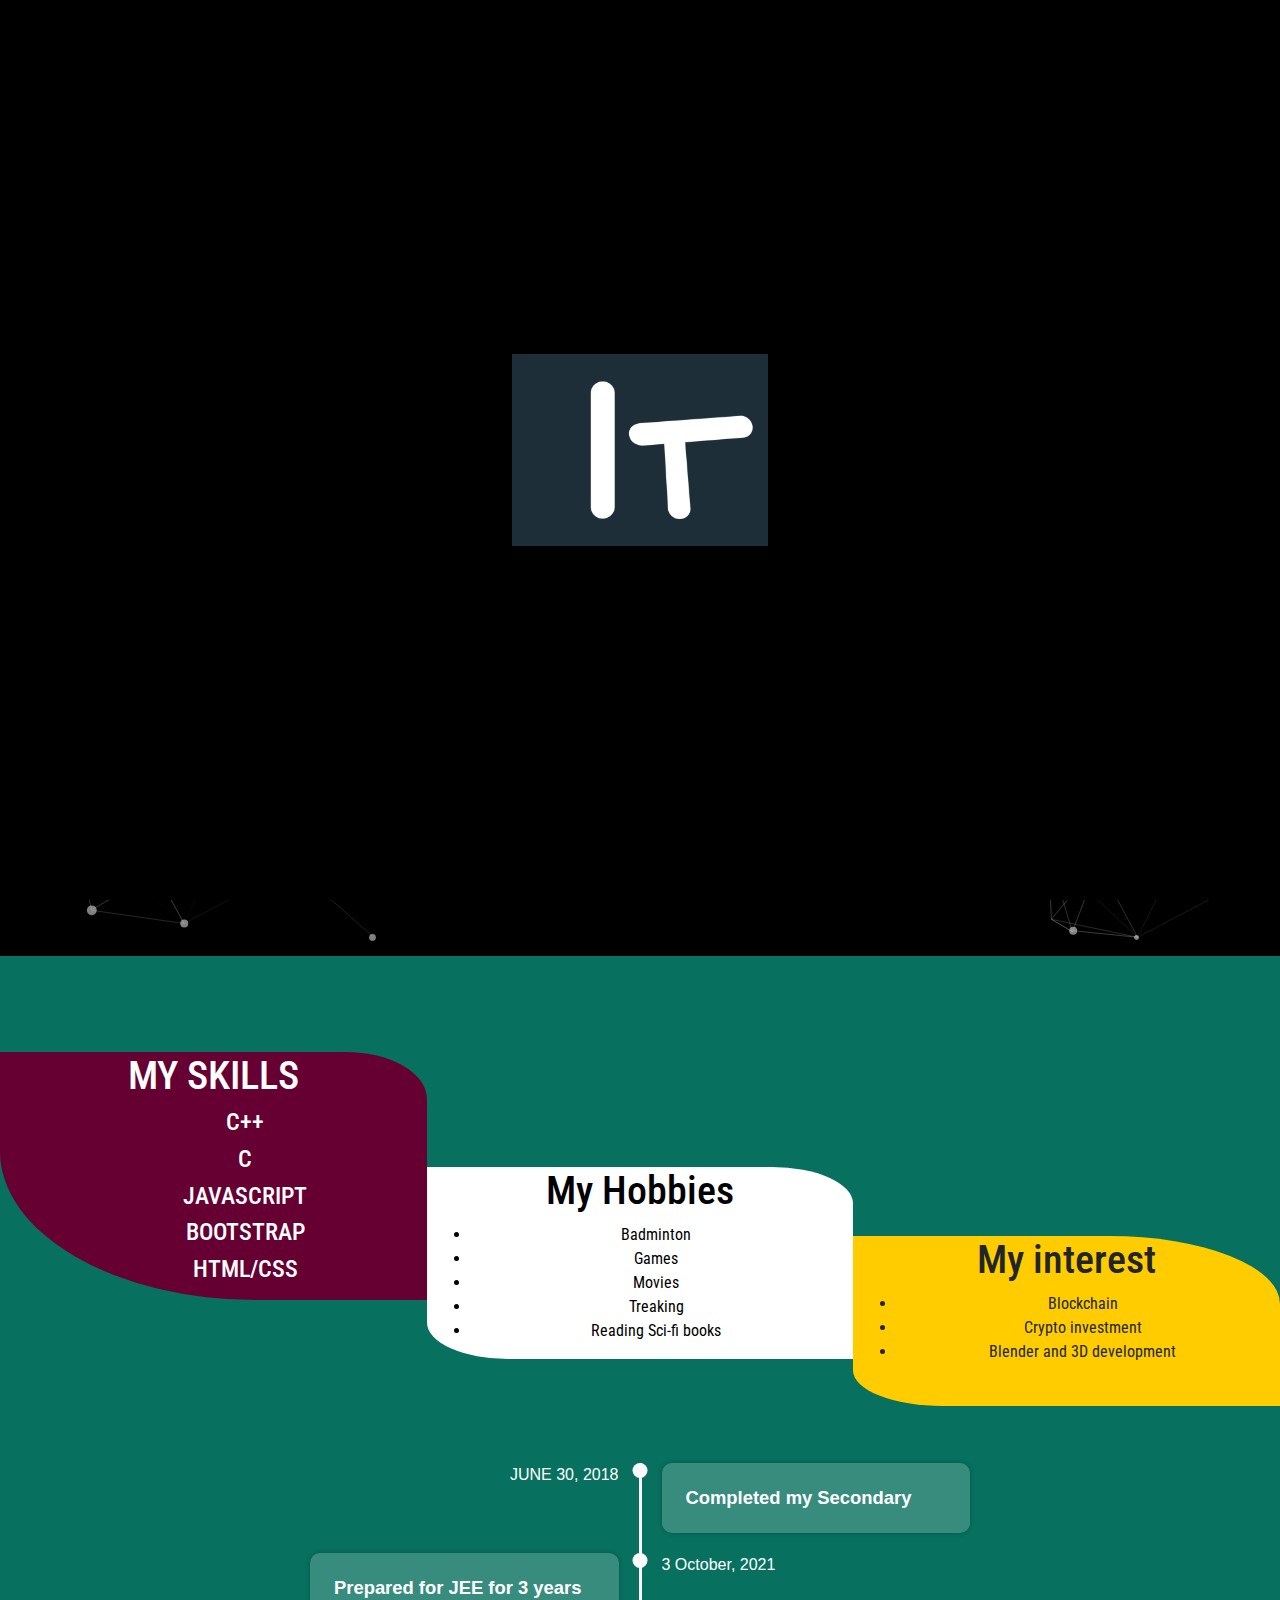
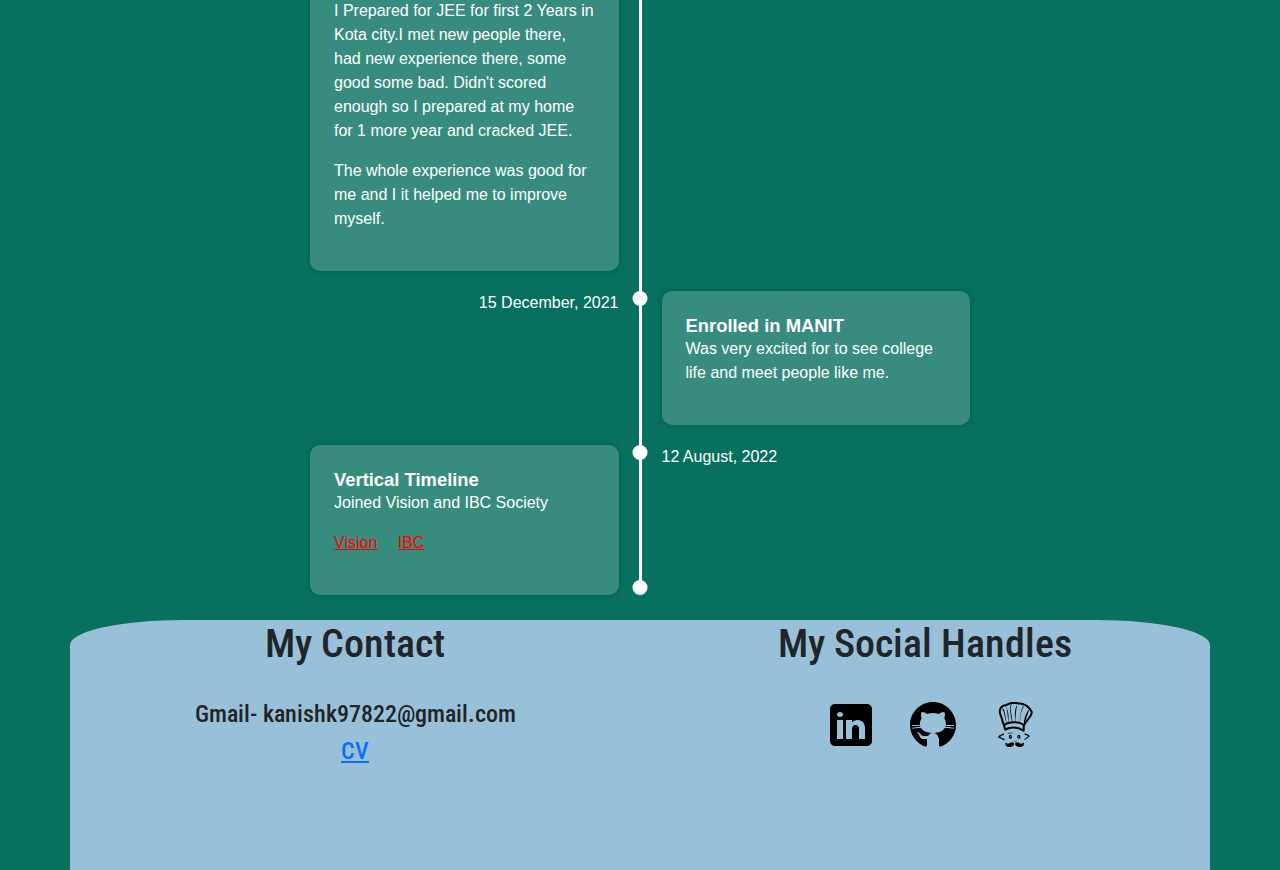
<file: index.html>
<!DOCTYPE html>
<html lang="en">

<head>
  <meta charset="UTF-8">
  <meta http-equiv="X-UA-Compatible" content="IE=edge">
  <meta name="viewport" content="width=device-width, initial-scale=1.0">
  <link rel="preconnect" href="https://fonts.googleapis.com">
  <link rel="preconnect" href="https://fonts.gstatic.com" crossorigin>
  <link
    href="https://fonts.googleapis.com/css2?family=Cinzel&family=Lato:wght@100&family=Londrina+Outline&family=Open+Sans:ital,wght@0,300;1,300&family=Roboto+Condensed:wght@700&display=swap"
    rel="stylesheet">
  <link rel="preconnect" href="https://fonts.googleapis.com">
  <link rel="preconnect" href="https://fonts.gstatic.com" crossorigin>
  <link rel="preconnect" href="https://fonts.googleapis.com">
  <link rel="preconnect" href="https://fonts.gstatic.com" crossorigin>
  <link rel="preconnect" href="https://fonts.googleapis.com">
  <link rel="preconnect" href="https://fonts.gstatic.com" crossorigin>
  <link rel="stylesheet" href="https://cdn.jsdelivr.net/npm/bootstrap@5.2.0/dist/css/bootstrap.min.css">
  <link rel="stylesheet" href="app.css">
  <link
    href="https://fonts.googleapis.com/css2?family=Cinzel&family=Lato:wght@100&family=Londrina+Outline&family=Open+Sans:ital,wght@0,300;1,300&family=Roboto+Condensed:wght@700&display=swap"
    rel="stylesheet">
  <link rel="preconnect" href="https://fonts.googleapis.com">
  <link rel="preconnect" href="https://fonts.gstatic.com" crossorigin>
  <link
    href="https://fonts.googleapis.com/css2?family=Cinzel&family=Combo&family=Lato:wght@100&family=Londrina+Outline&family=Ms+Madi&family=Open+Sans:ital,wght@0,300;1,300&family=Qwitcher+Grypen&family=Roboto+Condensed:wght@700&display=swap"
    rel="stylesheet">
  <link rel="preconnect" href="https://fonts.googleapis.com">
  <link rel="preconnect" href="https://fonts.gstatic.com" crossorigin>
  <link
    href="https://fonts.googleapis.com/css2?family=Cinzel&family=Combo&family=Inconsolata:wght@600&family=Lato:wght@100&family=Londrina+Outline&family=Ms+Madi&family=Open+Sans:ital,wght@0,300;1,300&family=Qwitcher+Grypen&family=Roboto+Condensed:wght@700&display=swap"
    rel="stylesheet">

  <title>Resume/CV</title>
</head>

<body>

  
  <div id="preloader"></div>  

  <header>
    <nav id="navbar_st" class="navbar navbar-expand-lg bg-light ">
      <div class="container-fluid">
        <a class="navbar-brand" href="#">KD</a>
        <button class="navbar-toggler" type="button" data-bs-toggle="collapse" data-bs-target="#navbarNav"
          aria-controls="navbarNav" aria-expanded="false" aria-label="Toggle navigation">
          <span class="navbar-toggler-icon"></span>
        </button>
        <div class="collapse navbar-collapse" id="navbarNav">
          <ul class="navbar-nav">
            <li class="nav-item">
              <a class="nav-link " aria-current="page" href="#AM">About me</a>
            </li>
            <li class="nav-item">
              <a class="nav-link" href="https://github.com/Kanishk-Dukia/web-d-projects">My Projects</a>
            </li>
            <li class="nav-item">
              <a class="nav-link" href="#footer">Contact Me</a>
            </li>
            <li class="nav-item">
              <a class="nav-link " href="#tm">Education</a>
            </li>
          </ul>
        </div>
      </div>
    </nav>
  </header>


  <div id="particles-js">
    <div id="container1" class="container">
      <div class="container text-center">
        <div class="row">
          <div class="col-lg-6 pic">
            <img id="pic1" src="images/mypic.jpg" alt="">
          </div>
          <div class="col-lg-6 intro">
            <h1><b>Hello,</b> </h1>
            <h2>I am kanishk</h2>
            <h5 id="ih5">Currently pursing Btech at Maulana Azad National Institute of Technology,Bhopal. I have a
              keen interest in currently
              emerging technology both in terms of hardware and Software. I will give my all to complete a
              given task.</h5>
          </div>

        </div>
      </div>
    </div>
  </div>


  <div id="AM"></div>

  <div class="container-fluid text-center aboutmemain" style="margin-bottom: 2em; ">
    <div class="row">
      <div class="col align-self-start aboutme1">
        <h1> MY SKILLS</h1>
        <ol>
          <ul>
            <h4>C++</h4>
          </ul>
          <ul>
            <h4>C</h4>
          </ul>
          <ul>
            <h4>JAVASCRIPT</h4>
          </ul>
          <ul>
            <h4>BOOTSTRAP</h4>
          </ul>
          <ul>
            <h4>HTML/CSS</h4>
          </ul>

        </ol>
      </div>
      <div class="col align-self-center aboutme2">
        <h1>My Hobbies</h1>
        <ul>
          <li>Badminton</li>
          <li>Games</li>
          <li>Movies</li>
          <li>Treaking</li>
          <li>Reading Sci-fi books</li>
        </ul>

      </div>
      <div class="col align-self-end aboutme3">
        <h1>My interest</h1>
        <ul>
          <li>Blockchain</li>
          <li>Crypto investment</li>
          <li>Blender and 3D development</li>
        </ul>
      </div>
    </div>
  </div>

  <div id="tm"></div>


  <div class="timeline">
    <div class="timeline__component">
      <div class="timeline__date timeline__date--right">JUNE 30, 2018</div>
    </div>
    <div class="timeline__middle">
      <div class="timeline__point"></div>
    </div>
    <div class="timeline__component timeline__component--bg">
      <h2 class="timeline__title">Completed my Secondary</h2>

    </div>
    <div class="timeline__component timeline__component--bg">
      <h2 class="timeline__title">Prepared for JEE for 3 years</h2>
      <p class="timeline__paragraph">
        I Prepared for JEE for first 2 Years in Kota city.I met new people there, had new experience there, some good
        some bad.
        Didn't scored enough so I prepared at my home for 1 more year and cracked JEE.
      </p>
      <p class="timeline__paragraph">
        The whole experience was good for me and I it helped me to improve myself.
      </p>
    </div>
    <div class="timeline__middle">
      <div class="timeline__point"></div>
    </div>
    <div class="timeline__component">
      <div class="timeline__date">3 October, 2021</div>
    </div>
    <div class="timeline__component">
      <div class="timeline__date timeline__date--right">15 December, 2021</div>
    </div>
    <div class="timeline__middle">
      <div class="timeline__point"></div>
    </div>
    <div class="timeline__component timeline__component--bg">
      <h2 class="timeline__title">Enrolled in MANIT</h2>
      <p class="timeline__paragraph">
        Was very excited for to see college life and meet people like me.
      </p>
    </div>
    <div class="timeline__component timeline__component--bottom timeline__component--bg">
      <h2 class="timeline__title">Vertical Timeline</h2>
      <p class="timeline__paragraph">
        Joined Vision and IBC Society
      </p>
      <p class="timeline__paragraph">
        <a href="https://instagram.com/vision.nitb?igshid=YmMyMTA2M2Y=" target="_blank">Vision</a>
        <a href="https://ibcmanit.com/" target="_blank" style="margin-left: 1em;">IBC</a>
      </p>
    </div>
    <div class="timeline__middle">
      <div class="timeline__point"></div>
      <div class="timeline__point timeline__point--bottom"></div>
    </div>
    <div class="timeline__component timeline__component--bottom">
      <div class="timeline__date">12 August, 2022</div>
    </div>
  </div>


  <footer id="footer">
    <div class="container text-center ">
      <div class="row lbase">
        <div class="col lbaseco">
          <h1>My Contact</h1>

          <br>
          <div>
            <h4>Gmail- kanishk97822@gmail.com</h4>
            <a href="https://drive.google.com/file/d/17Ly_xyGPO78qt4c4wNcdIM8WPpVbVxnN/view?usp=sharing"
              target="_blank">
              <h4>CV</h4>
            </a>
          </div>
        </div>

        <div class="col">
          <h1>My Social Handles</h1>
          <br>

          <div class="d-flex flex-row " style="justify-content: center; ">
            <a href="https://www.linkedin.com/in/kanishk-dukia-254760228/" target="_blank" class="social1">
              <img class="social" src="images/icons8-linkedin.svg" alt="linkedin">
            </a>
            <a href="https://github.com/Kanishk-Dukia " target="_blank" class="social">
              <img class="social" src="images/icons8-github.svg" alt="github">
            </a>
            <a href="https://www.codechef.com/users/quartz2829  " target="_blank" class="social">
              <img class="social" src="images/icons8-codechef.svg" alt="codechef">
            </a>

          </div>
        </div>
      </div>
    </div>
  </footer>


  
  <script src="particles.js"></script>
  <script src="app.js"></script>
  <script src="https://cdn.jsdelivr.net/npm/bootstrap@5.2.0/dist/js/bootstrap.bundle.min.js"></script>
</body>

</html>
</file>
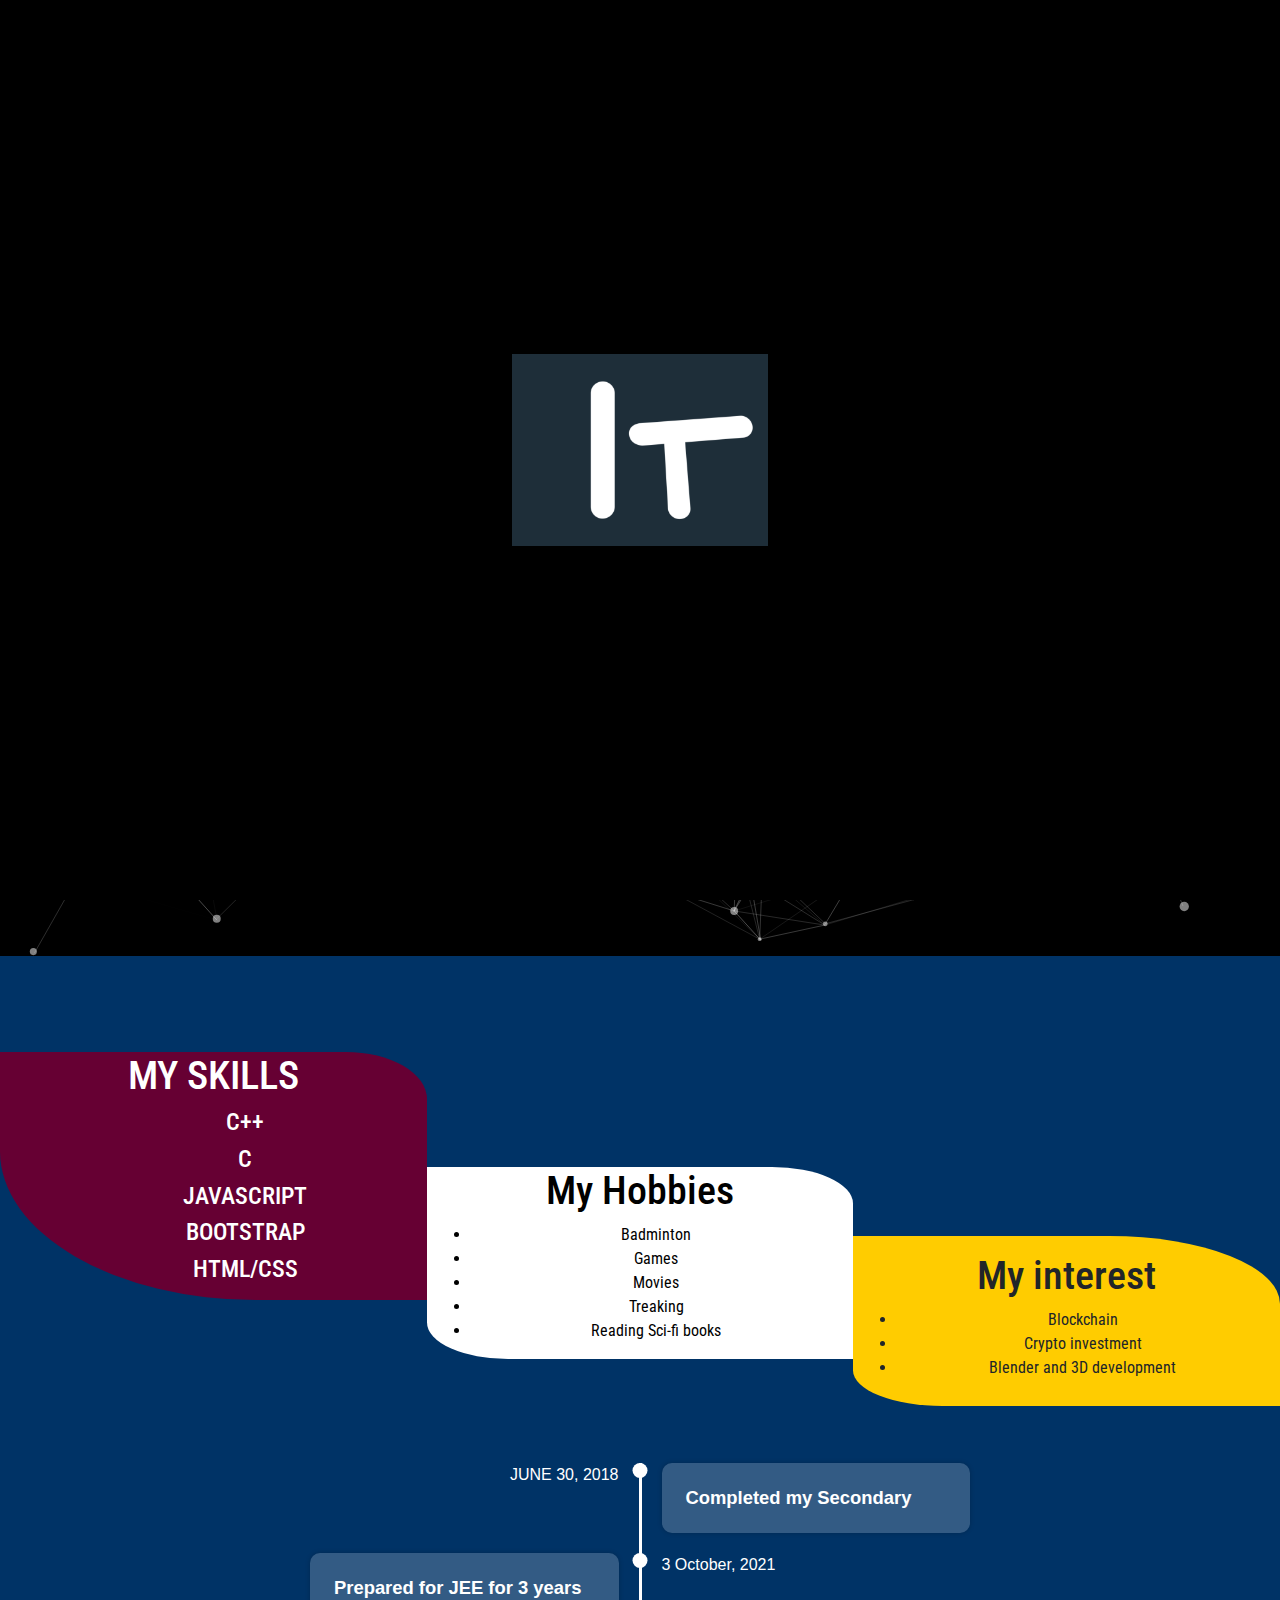
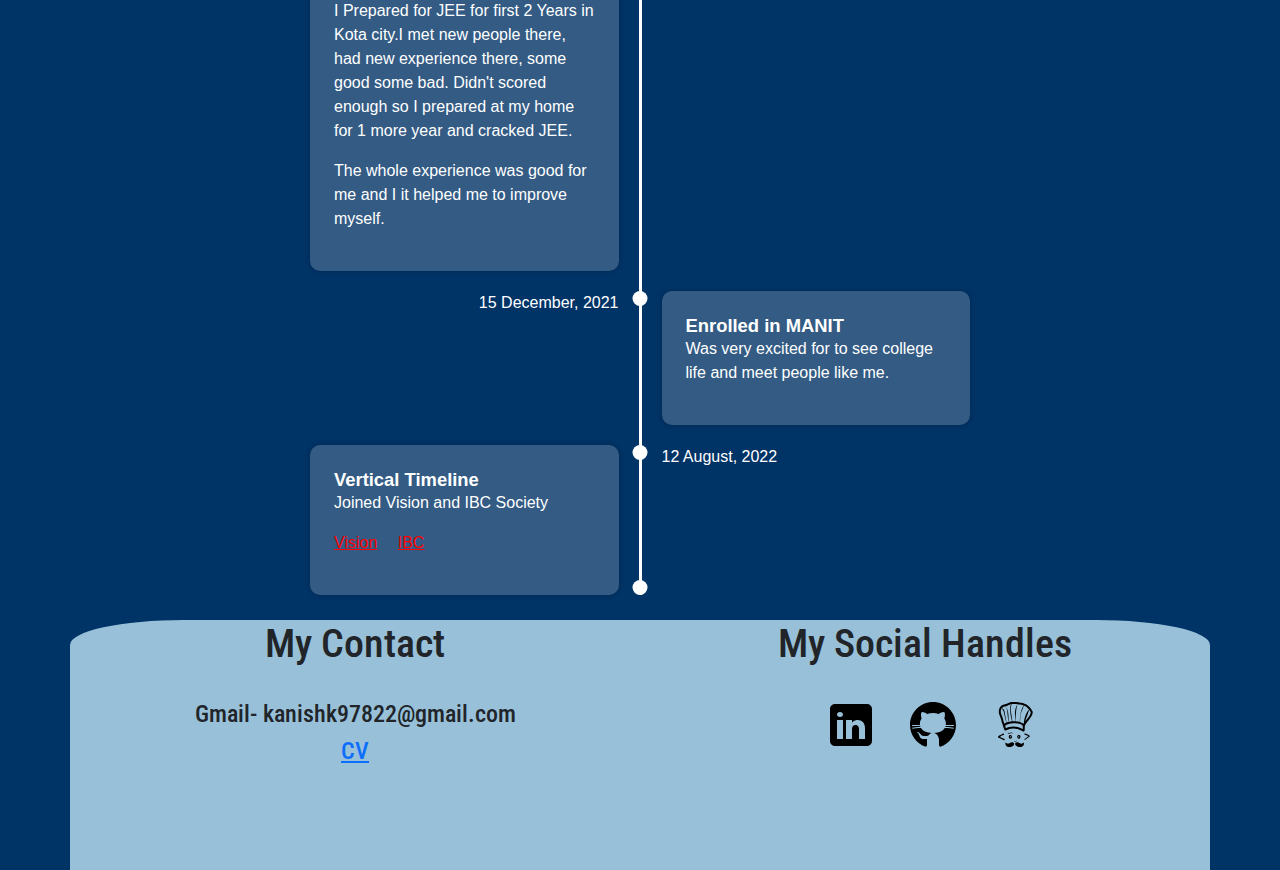
<file: 1.html>
<!DOCTYPE html>
<html lang="en">

<head>
  <meta charset="UTF-8">
  <meta http-equiv="X-UA-Compatible" content="IE=edge">
  <meta name="viewport" content="width=device-width, initial-scale=1.0">
  <link rel="preconnect" href="https://fonts.googleapis.com">
  <link rel="preconnect" href="https://fonts.gstatic.com" crossorigin>
  <link
    href="https://fonts.googleapis.com/css2?family=Cinzel&family=Lato:wght@100&family=Londrina+Outline&family=Open+Sans:ital,wght@0,300;1,300&family=Roboto+Condensed:wght@700&display=swap"
    rel="stylesheet">
  <link rel="preconnect" href="https://fonts.googleapis.com">
  <link rel="preconnect" href="https://fonts.gstatic.com" crossorigin>
  <link rel="preconnect" href="https://fonts.googleapis.com">
  <link rel="preconnect" href="https://fonts.gstatic.com" crossorigin>
  <link rel="preconnect" href="https://fonts.googleapis.com">
  <link rel="preconnect" href="https://fonts.gstatic.com" crossorigin>
  <link rel="stylesheet" href="https://cdn.jsdelivr.net/npm/bootstrap@5.2.0/dist/css/bootstrap.min.css">
  <link rel="stylesheet" href="1.css">
  <link
    href="https://fonts.googleapis.com/css2?family=Cinzel&family=Lato:wght@100&family=Londrina+Outline&family=Open+Sans:ital,wght@0,300;1,300&family=Roboto+Condensed:wght@700&display=swap"
    rel="stylesheet">
  <link rel="preconnect" href="https://fonts.googleapis.com">
  <link rel="preconnect" href="https://fonts.gstatic.com" crossorigin>
  <link
    href="https://fonts.googleapis.com/css2?family=Cinzel&family=Combo&family=Lato:wght@100&family=Londrina+Outline&family=Ms+Madi&family=Open+Sans:ital,wght@0,300;1,300&family=Qwitcher+Grypen&family=Roboto+Condensed:wght@700&display=swap"
    rel="stylesheet">
  <link rel="preconnect" href="https://fonts.googleapis.com">
  <link rel="preconnect" href="https://fonts.gstatic.com" crossorigin>
  <link
    href="https://fonts.googleapis.com/css2?family=Cinzel&family=Combo&family=Inconsolata:wght@600&family=Lato:wght@100&family=Londrina+Outline&family=Ms+Madi&family=Open+Sans:ital,wght@0,300;1,300&family=Qwitcher+Grypen&family=Roboto+Condensed:wght@700&display=swap"
    rel="stylesheet">

  <title>Resume/CV</title>
</head>

<body>

  
  <div id="preloader"></div>  

  <header>
    <nav id="navbar_st" class="navbar navbar-expand-lg bg-light ">
      <div class="container-fluid">
        <a class="navbar-brand" href="#">KD</a>
        <button class="navbar-toggler" type="button" data-bs-toggle="collapse" data-bs-target="#navbarNav"
          aria-controls="navbarNav" aria-expanded="false" aria-label="Toggle navigation">
          <span class="navbar-toggler-icon"></span>
        </button>
        <div class="collapse navbar-collapse" id="navbarNav">
          <ul class="navbar-nav">
            <li class="nav-item">
              <a class="nav-link " aria-current="page" href="#AM">About me</a>
            </li>
            <li class="nav-item">
              <a class="nav-link" href="https://github.com/Kanishk-Dukia/web-d-projects">My Projects</a>
            </li>
            <li class="nav-item">
              <a class="nav-link" href="#footer">Contact Me</a>
            </li>
            <li class="nav-item">
              <a class="nav-link " href="#tm">Education</a>
            </li>
          </ul>
        </div>
      </div>
    </nav>
  </header>


  <div id="particles-js">
    <div id="container1" class="container">
      <div class="container text-center">
        <div class="row">
          <div class="col-lg-6 pic">
            <img id="pic1" src="images/mypic.jpg" alt="">
          </div>
          <div class="col-lg-6 intro">
            <h1><b>Hello,</b> </h1>
            <h2>I am kanishk</h2>
            <h5 id="ih5">Currently pursing Btech at Maulana Azad National Institute of Technology,Bhopal. I have a
              keen interest in currently
              emerging technology both in terms of hardware and Software. I will give my all to complete a
              given task.</h5>
          </div>

        </div>
      </div>
    </div>
  </div>


  <div id="AM"></div>

  <div class="container-fluid text-center aboutmemain" style="margin-bottom: 2em; ">
    <div class="row">
      <div class="col align-self-start aboutme1">
        <h1> MY SKILLS</h1>
        <ol>
          <ul>
            <h4>C++</h4>
          </ul>
          <ul>
            <h4>C</h4>
          </ul>
          <ul>
            <h4>JAVASCRIPT</h4>
          </ul>
          <ul>
            <h4>BOOTSTRAP</h4>
          </ul>
          <ul>
            <h4>HTML/CSS</h4>
          </ul>

        </ol>
      </div>
      <div class="col align-self-center aboutme2">
        <h1>My Hobbies</h1>
        <ul>
          <li>Badminton</li>
          <li>Games</li>
          <li>Movies</li>
          <li>Treaking</li>
          <li>Reading Sci-fi books</li>
        </ul>

      </div>
      <div class="col align-self-end aboutme3">
        <h1>My interest</h1>
        <ul>
          <li>Blockchain</li>
          <li>Crypto investment</li>
          <li>Blender and 3D development</li>
        </ul>
      </div>
    </div>
  </div>

  <div id="tm"></div>


  <div class="timeline">
    <div class="timeline__component">
      <div class="timeline__date timeline__date--right">JUNE 30, 2018</div>
    </div>
    <div class="timeline__middle">
      <div class="timeline__point"></div>
    </div>
    <div class="timeline__component timeline__component--bg">
      <h2 class="timeline__title">Completed my Secondary</h2>

    </div>
    <div class="timeline__component timeline__component--bg">
      <h2 class="timeline__title">Prepared for JEE for 3 years</h2>
      <p class="timeline__paragraph">
        I Prepared for JEE for first 2 Years in Kota city.I met new people there, had new experience there, some good
        some bad.
        Didn't scored enough so I prepared at my home for 1 more year and cracked JEE.
      </p>
      <p class="timeline__paragraph">
        The whole experience was good for me and I it helped me to improve myself.
      </p>
    </div>
    <div class="timeline__middle">
      <div class="timeline__point"></div>
    </div>
    <div class="timeline__component">
      <div class="timeline__date">3 October, 2021</div>
    </div>
    <div class="timeline__component">
      <div class="timeline__date timeline__date--right">15 December, 2021</div>
    </div>
    <div class="timeline__middle">
      <div class="timeline__point"></div>
    </div>
    <div class="timeline__component timeline__component--bg">
      <h2 class="timeline__title">Enrolled in MANIT</h2>
      <p class="timeline__paragraph">
        Was very excited for to see college life and meet people like me.
      </p>
    </div>
    <div class="timeline__component timeline__component--bottom timeline__component--bg">
      <h2 class="timeline__title">Vertical Timeline</h2>
      <p class="timeline__paragraph">
        Joined Vision and IBC Society
      </p>
      <p class="timeline__paragraph">
        <a href="https://instagram.com/vision.nitb?igshid=YmMyMTA2M2Y=" target="_blank">Vision</a>
        <a href="https://ibcmanit.com/" target="_blank" style="margin-left: 1em;">IBC</a>
      </p>
    </div>
    <div class="timeline__middle">
      <div class="timeline__point"></div>
      <div class="timeline__point timeline__point--bottom"></div>
    </div>
    <div class="timeline__component timeline__component--bottom">
      <div class="timeline__date">12 August, 2022</div>
    </div>
  </div>


  <footer id="footer">
    <div class="container text-center ">
      <div class="row lbase">
        <div class="col lbaseco">
          <h1>My Contact</h1>

          <br>
          <div>
            <h4>Gmail- kanishk97822@gmail.com</h4>
            <a href="https://drive.google.com/file/d/17Ly_xyGPO78qt4c4wNcdIM8WPpVbVxnN/view?usp=sharing"
              target="_blank">
              <h4>CV</h4>
            </a>
          </div>
        </div>

        <div class="col">
          <h1>My Social Handles</h1>
          <br>

          <div class="d-flex flex-row " style="justify-content: center; ">
            <a href="https://www.linkedin.com/in/kanishk-dukia-254760228/" target="_blank" class="social1">
              <img class="social" src="images/icons8-linkedin.svg" alt="linkedin">
            </a>
            <a href="https://github.com/Kanishk-Dukia " target="_blank" class="social">
              <img class="social" src="images/icons8-github.svg" alt="github">
            </a>
            <a href="https://www.codechef.com/users/quartz2829  " target="_blank" class="social">
              <img class="social" src="images/icons8-codechef.svg" alt="codechef">
            </a>

          </div>
        </div>
      </div>
    </div>
  </footer>


  
  <script src="particles.js"></script>
  <script src="app.js"></script>
  <script src="https://cdn.jsdelivr.net/npm/bootstrap@5.2.0/dist/js/bootstrap.bundle.min.js"></script>
</body>

</html>
</file>
<file: app.css>
body {
  margin: 0;
  padding: 0;
  height: 100vh;
  box-sizing: border-box;
  background: #07705e;
}

#preloader{
  background: #000 url(images/preloader.gif) no-repeat center center;
  background-size: 20%;
  height: 100vh;
  width: 100%;
  position: fixed;
  z-index: 100;


}

#particles-js {
  height: 100%;
  background: black;
  color: white;
  position: relative;
}



#container1 {
  position: absolute;
  width: 100%;
  margin: auto;
  top: 50%;
  transform: translate(0, -50%);
  z-index: 5;

}


#pic1 {
  max-width: 70%;
  max-height: 70%;
  border-radius: 30%;
  /* padding: auto; */
}

.intro {
  margin-top: 6em;
  /* margin-bottom: 3em; */
  
}
 
.intro h1 {
  font-family: 'Cinzel', serif;
  font-family: 'Lato', sans-serif;
  font-family: 'Londrina Outline', cursive;
  font-family: 'Open Sans', sans-serif;
  font-family: 'Roboto Condensed', sans-serif;
}

.intro h2 {
  font-family: 'Cinzel', serif;
  font-family: 'Lato', sans-serif;
  font-family: 'Londrina Outline', cursive;
  font-family: 'Open Sans', sans-serif;
  font-family: 'Roboto Condensed', sans-serif;
}


.aboutmemain {
  margin-top: 5em;
}

.aboutmemain {
  font-family: 'Cinzel', serif;
  font-family: 'Combo', cursive;
  font-family: 'Lato', sans-serif;
  font-family: 'Londrina Outline', cursive;
  font-family: 'Ms Madi', cursive;
  font-family: 'Open Sans', sans-serif;
  font-family: 'Qwitcher Grypen', cursive;
  font-family: 'Roboto Condensed', sans-serif;
}

.aboutme1 {
  margin-top: 1em;
  /* background-color: #003366; */
  background-color: #660033;
  color: white;
  border-radius: 0% 19% 0% 60%;
}

.aboutme2 {
  margin-top: 5.3em;
  background-color: #FFFFFF;
  color: black;
  border-radius: 0% 19%;
}

.aboutme3 {
  margin-top: 12.5em;
  background-color: #FFCC00;
  border-radius: 0% 40% 0% 21%;
  padding-top: 0em;
  height: 170px;


}

/* ---------------------------------------------- */



.timeline {
  margin: 0 auto;
  max-width: 750px;
  padding: 25px;
  display: grid;
  grid-template-columns: 1fr 3px 1fr;
  font-family: "Fira Sans", sans-serif;
  color: #ffffff;
}

.timeline__component {
  margin: 0 20px 20px 20px;
}

.timeline__component--bg {
  padding: 1.5em;
  /* background: #003366; */
  background: rgba(255, 255, 255, 0.2);
  box-shadow: 0 0 5px rgba(0, 0, 0, 0.2);
  border-radius: 10px;
}

/* LEAVE TILL LAST */
.timeline__component--bottom {
  margin-bottom: 0;
}

.timeline__middle {
  position: relative;
  background: #ffffff;
}

.timeline__point {
  position: absolute;
  top: 0;
  left: 50%;
  transform: translateX(-50%);
  width: 15px;
  height: 15px;
  background: #ffffff;
  border-radius: 50%;
}

/* LEAVE TILL LAST */
.timeline__point--bottom {
  top: initial;
  bottom: 0;
}

.timeline__date--right {
  text-align: right;
}

.timeline__title {
  margin: 0;
  font-size: 1.15em;
  font-weight: bold;
}

.timeline__paragraph {
  line-height: 1.5;
}


.timeline__paragraph a {
  color: red;
  background: transparent;
}



.lbase {
  /* background-color: #999966; */
  background-color: #98c1d9;
  border-radius: 10% 10% 0% 0%;
  margin-bottom: 3em;
  height: 250px;
  font-family: 'Cinzel', serif;
font-family: 'Combo', cursive;
font-family: 'Inconsolata', monospace;
font-family: 'Lato', sans-serif;
font-family: 'Londrina Outline', cursive;
font-family: 'Ms Madi', cursive;
font-family: 'Open Sans', sans-serif;
font-family: 'Qwitcher Grypen', cursive;
font-family: 'Roboto Condensed', sans-serif;
}

.social {
  margin-left: 1em;
}



.lbaseco a  :hover{
  color: #FFCC00;
  
}




@media (max-width: 380px) {
  .aboutme1 {
    border-radius: 0%;
    /* width: 20em; */
  }

  .aboutme2 {
    border-radius: 0%;
  }


  .aboutme3 {
    border-radius: 0%;
  }

  .lbase {
    border-radius: 0%;
  }
}

@media (min-width: 614px) and (max-width: 992px) {
  .intro {
    margin-top: 0em;
    margin-left: 5em;
  }

  #pic1 {
    max-width: 60%;
    max-height: 60%;
    margin-left: 10em;
  }
}

@media (min-width: 500px) and (max-width: 614px) {
  .intro {
    margin-top: 0em;
  }

  #pic1 {
    max-width: 60%;
    max-height: 60%;
    /* margin-left: 10em; */
  }
}

@media (min-width: 555px) and (max-width: 654px) {
  .aboutme1 {
    border-radius: 0%;
    margin-top: 0em;
    /* width: 20em; */
  }

  .aboutme2 {
    border-radius: 0%;
    margin-top: 1.2em;
  }


  .aboutme3 {
    border-radius: 0%;
    margin-top: 0em;
    /* word-wrap: break-word; */
    overflow-wrap: break-word;
    padding-top: 0em;
    padding-bottom: 1em;
    max-height: 30em;
  }
}


@media (min-width: 374px) and (max-width: 554px) {
  .aboutme1 {
    border-radius: 0%;
    margin-top: 2.5em;
    padding-right: 3em;
    /* width: 20em; */
  }

  .aboutme1 h1{
    padding-left: 1.5em;
  }

  .aboutme2 {
    border-radius: 0%;
    margin-top: 0em;
  }


  .aboutme3 {
    border-radius: 0%;
    margin-top: 0em;
    padding-top: 1em;

  }

  .lbase{
    border-radius:  0%;
  }

  /* .aboutmemain{
    margin-top: 1em;
  } */
}
</file>
<file: 1.css>
body {
  margin: 0;
  padding: 0;
  height: 100vh;
  box-sizing: border-box;
  background: #003366;
}

#preloader{
  background: #000 url(images/preloader.gif) no-repeat center center;
  background-size: 20%;
  height: 100vh;
  width: 100%;
  position: fixed;
  z-index: 100;


}

#particles-js {
  height: 100%;
  background: black;
  color: white;
  position: relative;
}



#container1 {
  position: absolute;
  width: 100%;
  margin: auto;
  top: 50%;
  transform: translate(0, -50%);
  z-index: 5;

}


#pic1 {
  max-width: 70%;
  max-height: 70%;
  border-radius: 30%;
  /* padding: auto; */
}

.intro {
  margin-top: 6em;
  /* margin-bottom: 3em; */
  
}
 
.intro h1 {
  font-family: 'Cinzel', serif;
  font-family: 'Lato', sans-serif;
  font-family: 'Londrina Outline', cursive;
  font-family: 'Open Sans', sans-serif;
  font-family: 'Roboto Condensed', sans-serif;
}

.intro h2 {
  font-family: 'Cinzel', serif;
  font-family: 'Lato', sans-serif;
  font-family: 'Londrina Outline', cursive;
  font-family: 'Open Sans', sans-serif;
  font-family: 'Roboto Condensed', sans-serif;
}


.aboutmemain {
  margin-top: 5em;
}

.aboutmemain {
  font-family: 'Cinzel', serif;
  font-family: 'Combo', cursive;
  font-family: 'Lato', sans-serif;
  font-family: 'Londrina Outline', cursive;
  font-family: 'Ms Madi', cursive;
  font-family: 'Open Sans', sans-serif;
  font-family: 'Qwitcher Grypen', cursive;
  font-family: 'Roboto Condensed', sans-serif;
}

.aboutme1 {
  margin-top: 1em;
  /* background-color: #003366; */
  background-color: #660033;
  color: white;
  border-radius: 0% 19% 0% 60%;
}

.aboutme2 {
  margin-top: 5.3em;
  background-color: #FFFFFF;
  color: black;
  border-radius: 0% 19%;
}

.aboutme3 {
  margin-top: 12.5em;
  background-color: #FFCC00;
  border-radius: 0% 40% 0% 21%;
  padding-top: 1em;
  height: 170px;


}

/* ---------------------------------------------- */



.timeline {
  margin: 0 auto;
  max-width: 750px;
  padding: 25px;
  display: grid;
  grid-template-columns: 1fr 3px 1fr;
  font-family: "Fira Sans", sans-serif;
  color: #ffffff;
}

.timeline__component {
  margin: 0 20px 20px 20px;
}

.timeline__component--bg {
  padding: 1.5em;
  /* background: #003366; */
  background: rgba(255, 255, 255, 0.2);
  box-shadow: 0 0 5px rgba(0, 0, 0, 0.2);
  border-radius: 10px;
}

/* LEAVE TILL LAST */
.timeline__component--bottom {
  margin-bottom: 0;
}

.timeline__middle {
  position: relative;
  background: #ffffff;
}

.timeline__point {
  position: absolute;
  top: 0;
  left: 50%;
  transform: translateX(-50%);
  width: 15px;
  height: 15px;
  background: #ffffff;
  border-radius: 50%;
}

/* LEAVE TILL LAST */
.timeline__point--bottom {
  top: initial;
  bottom: 0;
}

.timeline__date--right {
  text-align: right;
}

.timeline__title {
  margin: 0;
  font-size: 1.15em;
  font-weight: bold;
}

.timeline__paragraph {
  line-height: 1.5;
}


.timeline__paragraph a {
  color: red;
  background: transparent;
}



.lbase {
  /* background-color: #999966; */
  background-color: #98c1d9;
  border-radius: 10% 10% 0% 0%;
  margin-bottom: 3em;
  height: 250px;
  font-family: 'Cinzel', serif;
font-family: 'Combo', cursive;
font-family: 'Inconsolata', monospace;
font-family: 'Lato', sans-serif;
font-family: 'Londrina Outline', cursive;
font-family: 'Ms Madi', cursive;
font-family: 'Open Sans', sans-serif;
font-family: 'Qwitcher Grypen', cursive;
font-family: 'Roboto Condensed', sans-serif;
}

.social {
  margin-left: 1em;
}



.lbaseco a  :hover{
  color: #FFCC00;
  
}




@media (max-width: 380px) {
  .aboutme1 {
    border-radius: 0%;
    /* width: 20em; */
  }

  .aboutme2 {
    border-radius: 0%;
  }


  .aboutme3 {
    border-radius: 0%;
  }

  .lbase {
    border-radius: 0%;
  }
}

@media (min-width: 614px) and (max-width: 992px) {
  .intro {
    margin-top: 0em;
    margin-left: 5em;
  }

  #pic1 {
    max-width: 60%;
    max-height: 60%;
    margin-left: 10em;
  }
}

@media (min-width: 500px) and (max-width: 614px) {
  .intro {
    margin-top: 0em;
  }

  #pic1 {
    max-width: 60%;
    max-height: 60%;
    /* margin-left: 10em; */
  }
}

@media (min-width: 555px) and (max-width: 654px) {
  .aboutme1 {
    border-radius: 0%;
    margin-top: 0em;
    /* width: 20em; */
  }

  .aboutme2 {
    border-radius: 0%;
    margin-top: 1.2em;
  }


  .aboutme3 {
    border-radius: 0%;
    margin-top: 0em;
    /* word-wrap: break-word; */
    overflow-wrap: break-word;
    padding-top: 0em;
    padding-bottom: 1em;
    max-height: 30em;
  }
}


@media (min-width: 374px) and (max-width: 554px) {
  .aboutme1 {
    border-radius: 0%;
    margin-top: 2.5em;
    padding-right: 3em;
    /* width: 20em; */
  }

  .aboutme1 h1{
    padding-left: 1.5em;
  }

  .aboutme2 {
    border-radius: 0%;
    margin-top: 0em;
  }


  .aboutme3 {
    border-radius: 0%;
    margin-top: 0em;
    padding-top: 1em;

  }

  .lbase{
    border-radius:  0%;
  }

  /* .aboutmemain{
    margin-top: 1em;
  } */
}
</file>
